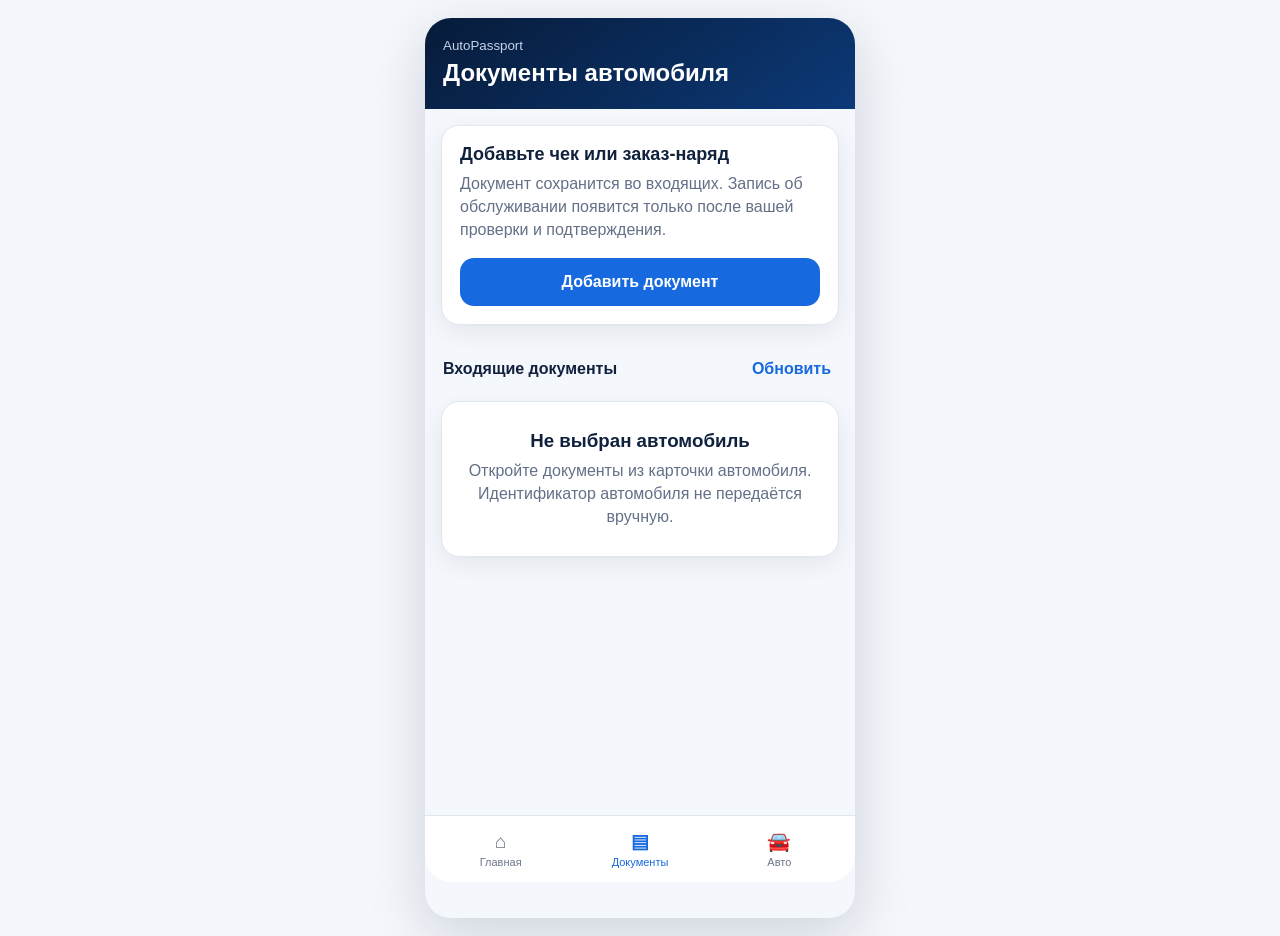
<file: app/static/mve/index.html>
<!doctype html>
<html lang="ru">
<head>
<meta charset="utf-8">
<meta name="viewport" content="width=device-width,initial-scale=1,viewport-fit=cover">
<title>AutoPassport — Документы</title>
<style>
:root{--bg:#f4f7fb;--surface:#fff;--ink:#10213d;--muted:#637087;--line:#dfe6ef;--brand:#1769e0;--brand-dark:#0c3978;--ok:#087b55;--warn:#9a6100;--bad:#ad2d2d;--radius:18px;--tap:48px}*{box-sizing:border-box}html,body{margin:0;min-height:100%;font-family:Inter,-apple-system,BlinkMacSystemFont,"Segoe UI",sans-serif;background:var(--bg);color:var(--ink)}button,input,select{font:inherit}.app{max-width:430px;min-height:100vh;margin:auto;background:var(--bg);padding-bottom:86px}.top{padding:calc(18px + env(safe-area-inset-top)) 18px 22px;background:linear-gradient(145deg,#071b39,var(--brand-dark));color:#fff}.top small{color:#c5d3e8}.top h1{margin:5px 0 0;font-size:24px}.main{padding:16px}.hero,.card{background:var(--surface);border:1px solid var(--line);border-radius:var(--radius);box-shadow:0 8px 24px rgba(16,33,61,.07)}.hero{padding:18px}.hero h2{margin:0 0 7px;font-size:18px}.hero p{margin:0;color:var(--muted);line-height:1.45}.primary{width:100%;min-height:var(--tap);border:0;border-radius:14px;background:var(--brand);color:#fff;font-weight:800;margin-top:16px}.section{display:flex;justify-content:space-between;align-items:center;margin:22px 2px 10px}.section h2{font-size:16px;margin:0}.section button{border:0;background:transparent;color:var(--brand);font-weight:700;min-height:44px}.list{display:grid;gap:10px}.doc{padding:14px;display:flex;gap:12px;align-items:flex-start}.doc-icon{width:44px;height:44px;flex:0 0 44px;border-radius:13px;background:#eaf2ff;color:var(--brand);display:grid;place-items:center;font-size:20px}.doc strong{display:block;font-size:14px;overflow-wrap:anywhere}.doc small{display:block;color:var(--muted);margin-top:4px;line-height:1.35}.badge{display:inline-flex;margin-top:8px;padding:5px 8px;border-radius:999px;font-size:11px;font-weight:800}.uploaded,.processing{background:#eaf2ff;color:#1758a8}.needs_review{background:#fff1d9;color:var(--warn)}.confirmed{background:#dbf5ea;color:var(--ok)}.failed{background:#ffe3e3;color:var(--bad)}.state{padding:28px 18px;text-align:center}.state h3{margin:0 0 7px}.state p{margin:0;color:var(--muted);line-height:1.45}.retry{min-height:44px;padding:0 16px;border:1px solid var(--line);border-radius:12px;background:#fff;font-weight:750;margin-top:14px}.offline{display:none;padding:10px 14px;background:#fff0d8;color:#7b4d00;font-size:13px;text-align:center}.offline.show{display:block}.nav{position:fixed;bottom:0;left:50%;transform:translateX(-50%);width:min(430px,100%);display:grid;grid-template-columns:repeat(3,1fr);background:#fff;border-top:1px solid var(--line);padding:7px 6px calc(7px + env(safe-area-inset-bottom));z-index:10}.nav button{border:0;background:transparent;min-height:52px;color:#6c778a;font-size:11px}.nav b{display:block;font-size:19px;margin-bottom:3px}.nav .active{color:var(--brand)}.sheet{position:fixed;inset:0;background:rgba(7,27,57,.5);display:none;align-items:flex-end;justify-content:center;z-index:20}.sheet.show{display:flex}.panel{width:min(430px,100%);background:#fff;border-radius:24px 24px 0 0;padding:18px 16px calc(20px + env(safe-area-inset-bottom))}.panel h2{margin:0 0 16px}.field{display:grid;gap:7px;margin-bottom:14px}.field label{font-size:13px;font-weight:750}.field input,.field select{width:100%;min-height:48px;border:1px solid #ced7e4;border-radius:13px;padding:10px 12px;background:#fff}.actions{display:grid;grid-template-columns:1fr 1fr;gap:10px}.actions button{min-height:48px;border:0;border-radius:13px;font-weight:800}.cancel{background:#edf1f6;color:var(--ink)}.submit{background:var(--brand);color:#fff}.submit:disabled{opacity:.55}.sr{position:absolute;width:1px;height:1px;padding:0;margin:-1px;overflow:hidden;clip:rect(0,0,0,0);white-space:nowrap;border:0}@media(max-width:319px){.app,.nav{min-width:320px}}@media(min-width:431px){body{padding:18px}.app{border-radius:26px;overflow:hidden;box-shadow:0 18px 60px rgba(16,33,61,.16)}.nav{bottom:18px;border-radius:0 0 26px 26px}}
</style>
</head>
<body>
<div class="app">
<div id="offline" class="offline" role="status">Нет соединения. Показываем последнее доступное состояние.</div>
<header class="top"><small>AutoPassport</small><h1>Документы автомобиля</h1></header>
<main class="main">
<section class="hero" aria-labelledby="hero-title"><h2 id="hero-title">Добавьте чек или заказ-наряд</h2><p>Документ сохранится во входящих. Запись об обслуживании появится только после вашей проверки и подтверждения.</p><button id="openUpload" class="primary">Добавить документ</button></section>
<div class="section"><h2>Входящие документы</h2><button id="refresh">Обновить</button></div>
<div id="content" aria-live="polite"></div>
</main>
<nav class="nav" aria-label="Основная навигация"><button><b>⌂</b>Главная</button><button class="active" aria-current="page"><b>▤</b>Документы</button><button><b>🚘</b>Авто</button></nav>
</div>
<div id="uploadSheet" class="sheet" role="dialog" aria-modal="true" aria-labelledby="uploadTitle">
<form id="uploadForm" class="panel"><h2 id="uploadTitle">Новый документ</h2><div class="field"><label for="documentType">Тип документа</label><select id="documentType" name="document_type" required><option value="receipt">Чек</option><option value="work_order">Заказ-наряд</option><option value="invoice">Счёт</option><option value="other">Другой документ</option></select></div><div class="field"><label for="file">Файл PDF, JPG или PNG</label><input id="file" name="file" type="file" accept="application/pdf,image/jpeg,image/png" required></div><div class="actions"><button class="cancel" type="button" id="cancelUpload">Отмена</button><button class="submit" id="submitUpload" type="submit">Загрузить</button></div><p id="formMessage" role="status"></p></form>
</div>
<script>
(()=>{const $=s=>document.querySelector(s);const vehicleId=new URLSearchParams(location.search).get('vehicle_id');const content=$('#content'),sheet=$('#uploadSheet'),form=$('#uploadForm'),submit=$('#submitUpload');const statusText={uploaded:'Загружен',processing:'Обрабатывается',needs_review:'Нужно проверить',confirmed:'Подтверждён',failed:'Не удалось обработать'};function state(title,text,retry=false){content.innerHTML=`<section class="card state"><h3>${title}</h3><p>${text}</p>${retry?'<button class="retry" id="retryState">Повторить</button>':''}</section>`;if(retry)$('#retryState').onclick=load}function render(items){if(!items.length)return state('Документов пока нет','Добавьте первый чек или заказ-наряд. Он не изменит историю автомобиля без вашего подтверждения.');content.innerHTML='<div class="list">'+items.map(d=>`<article class="card doc"><div class="doc-icon" aria-hidden="true">▧</div><div><strong>${escapeHtml(d.original_name)}</strong><small>${formatDate(d.created_at)} · ${formatBytes(d.size_bytes)}</small><span class="badge ${d.status}">${statusText[d.status]||'Статус неизвестен'}</span>${d.failure_reason?`<small>Причина: ${escapeHtml(d.failure_reason)}</small>`:''}</div></article>`).join('')+'</div>'}function escapeHtml(v){return String(v??'').replace(/[&<>"']/g,m=>({'&':'&amp;','<':'&lt;','>':'&gt;','"':'&quot;',"'":'&#39;'}[m]))}function formatDate(v){return new Date(v).toLocaleString('ru-RU',{day:'2-digit',month:'short',hour:'2-digit',minute:'2-digit'})}function formatBytes(v){if(v<1024)return v+' Б';if(v<1048576)return Math.round(v/1024)+' КБ';return (v/1048576).toFixed(1).replace('.',',')+' МБ'}async function load(){if(!vehicleId)return state('Не выбран автомобиль','Откройте документы из карточки автомобиля. Идентификатор автомобиля не передаётся вручную.');state('Загружаем документы','Обычно это занимает несколько секунд.');try{const r=await fetch(`/api/vehicles/${encodeURIComponent(vehicleId)}/documents`,{credentials:'same-origin'});if(!r.ok)throw new Error(r.status===401?'Нужно войти в аккаунт':'Не удалось получить документы');const data=await r.json();render(Array.isArray(data.documents)?data.documents:[])}catch(e){state('Документы не загрузились',e.message||'Проверьте соединение и повторите попытку.',true)}}async function upload(e){e.preventDefault();if(!vehicleId)return;submit.disabled=true;submit.textContent='Загружаем…';$('#formMessage').textContent='';try{const r=await fetch(`/api/vehicles/${encodeURIComponent(vehicleId)}/documents`,{method:'POST',body:new FormData(form),credentials:'same-origin'});if(!r.ok){const body=await r.json().catch(()=>({}));throw new Error(body.detail||'Не удалось загрузить документ')}form.reset();close();await load()}catch(e){$('#formMessage').textContent=typeof e.message==='string'?e.message:'Не удалось загрузить документ'}finally{submit.disabled=false;submit.textContent='Загрузить'}}function open(){if(!vehicleId)return state('Не выбран автомобиль','Откройте документы из карточки автомобиля.');sheet.classList.add('show');$('#documentType').focus()}function close(){sheet.classList.remove('show');$('#openUpload').focus()}$('#openUpload').onclick=open;$('#cancelUpload').onclick=close;$('#refresh').onclick=load;form.onsubmit=upload;sheet.addEventListener('click',e=>{if(e.target===sheet)close()});addEventListener('keydown',e=>{if(e.key==='Escape'&&sheet.classList.contains('show'))close()});function online(){const off=!navigator.onLine;$('#offline').classList.toggle('show',off)}addEventListener('online',()=>{online();load()});addEventListener('offline',online);online();load();window.__MVE__={escapeHtml,formatBytes,statusText}})();
</script>
</body></html>
</file>
